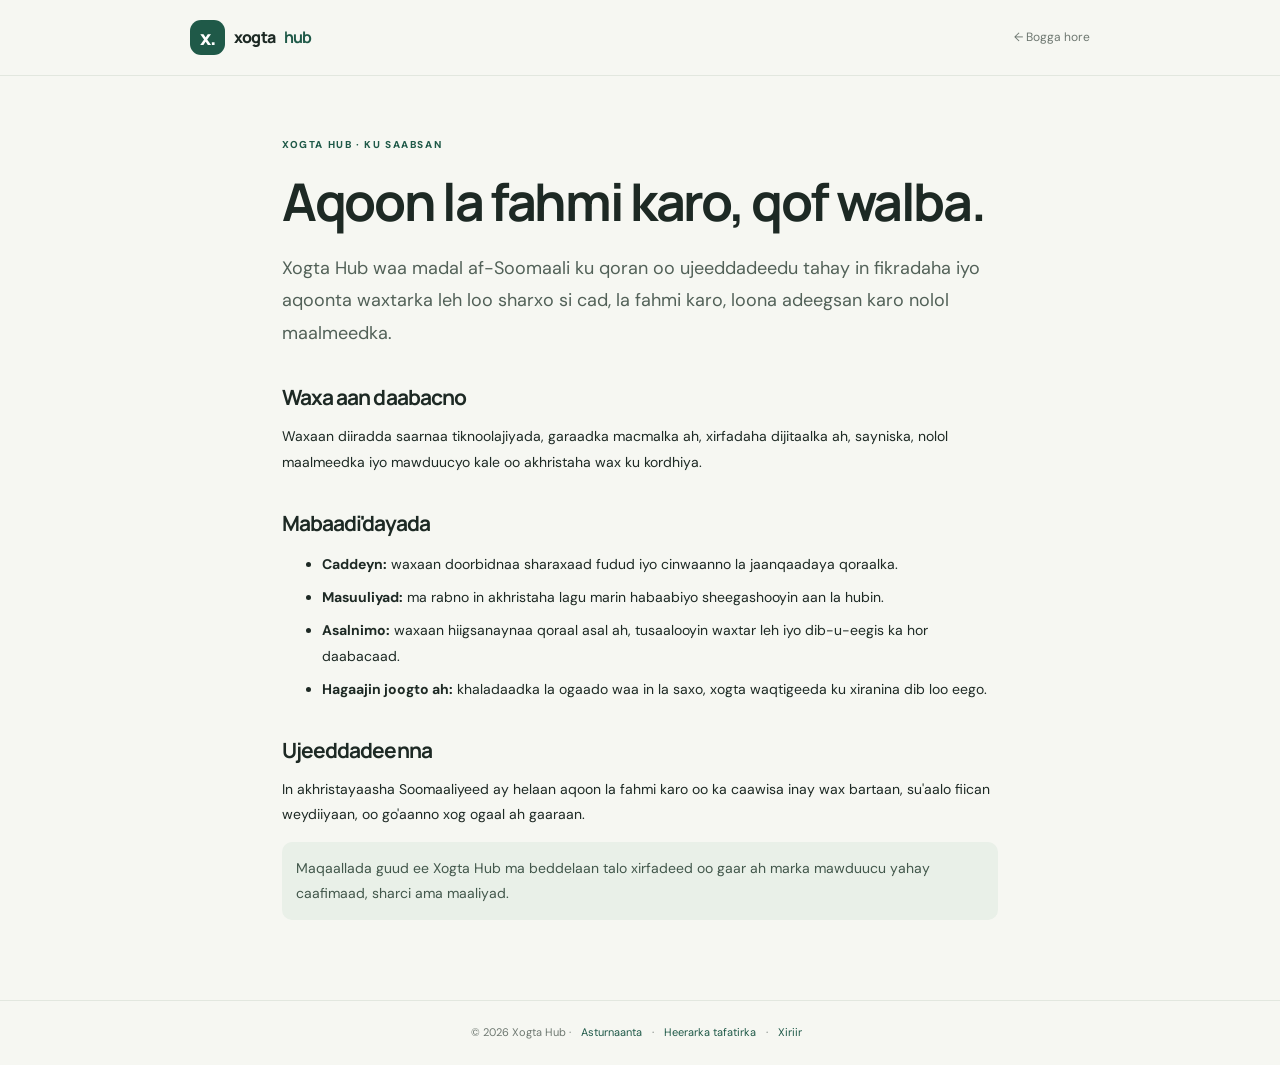
<file: about.html>
<!doctype html><html lang="so"><head><meta charset="utf-8"><meta name="viewport" content="width=device-width,initial-scale=1"><meta name="description" content="Baro ujeeddada Xogta Hub iyo mabaadi'da hagta maqaalladayada."><meta name="robots" content="index,follow"><title>Nagu Saabsan — Xogta Hub</title><link rel="stylesheet" href="legal.css"></head><body><header><a class="brand" href="index.html"><span>x.</span> xogta<strong>hub</strong></a><a href="index.html">← Bogga hore</a></header><main><p class="eyebrow">XOGTA HUB · KU SAABSAN</p><h1>Aqoon la fahmi karo, qof walba.</h1><p class="lead">Xogta Hub waa madal af-Soomaali ku qoran oo ujeeddadeedu tahay in fikradaha iyo aqoonta waxtarka leh loo sharxo si cad, la fahmi karo, loona adeegsan karo nolol maalmeedka.</p><h2>Waxa aan daabacno</h2><p>Waxaan diiradda saarnaa tiknoolajiyada, garaadka macmalka ah, xirfadaha dijitaalka ah, sayniska, nolol maalmeedka iyo mawduucyo kale oo akhristaha wax ku kordhiya.</p><h2>Mabaadi'dayada</h2><ul><li><strong>Caddeyn:</strong> waxaan doorbidnaa sharaxaad fudud iyo cinwaanno la jaanqaadaya qoraalka.</li><li><strong>Masuuliyad:</strong> ma rabno in akhristaha lagu marin habaabiyo sheegashooyin aan la hubin.</li><li><strong>Asalnimo:</strong> waxaan hiigsanaynaa qoraal asal ah, tusaalooyin waxtar leh iyo dib-u-eegis ka hor daabacaad.</li><li><strong>Hagaajin joogto ah:</strong> khaladaadka la ogaado waa in la saxo, xogta waqtigeeda ku xiranina dib loo eego.</li></ul><h2>Ujeeddadeenna</h2><p>In akhristayaasha Soomaaliyeed ay helaan aqoon la fahmi karo oo ka caawisa inay wax bartaan, su'aalo fiican weydiiyaan, oo go'aanno xog ogaal ah gaaraan.</p><p class="note">Maqaallada guud ee Xogta Hub ma beddelaan talo xirfadeed oo gaar ah marka mawduucu yahay caafimaad, sharci ama maaliyad.</p></main><footer>© 2026 Xogta Hub · <a href="privacy.html">Asturnaanta</a> · <a href="editorial.html">Heerarka tafatirka</a> · <a href="contact.html">Xiriir</a></footer></body></html>
</file>
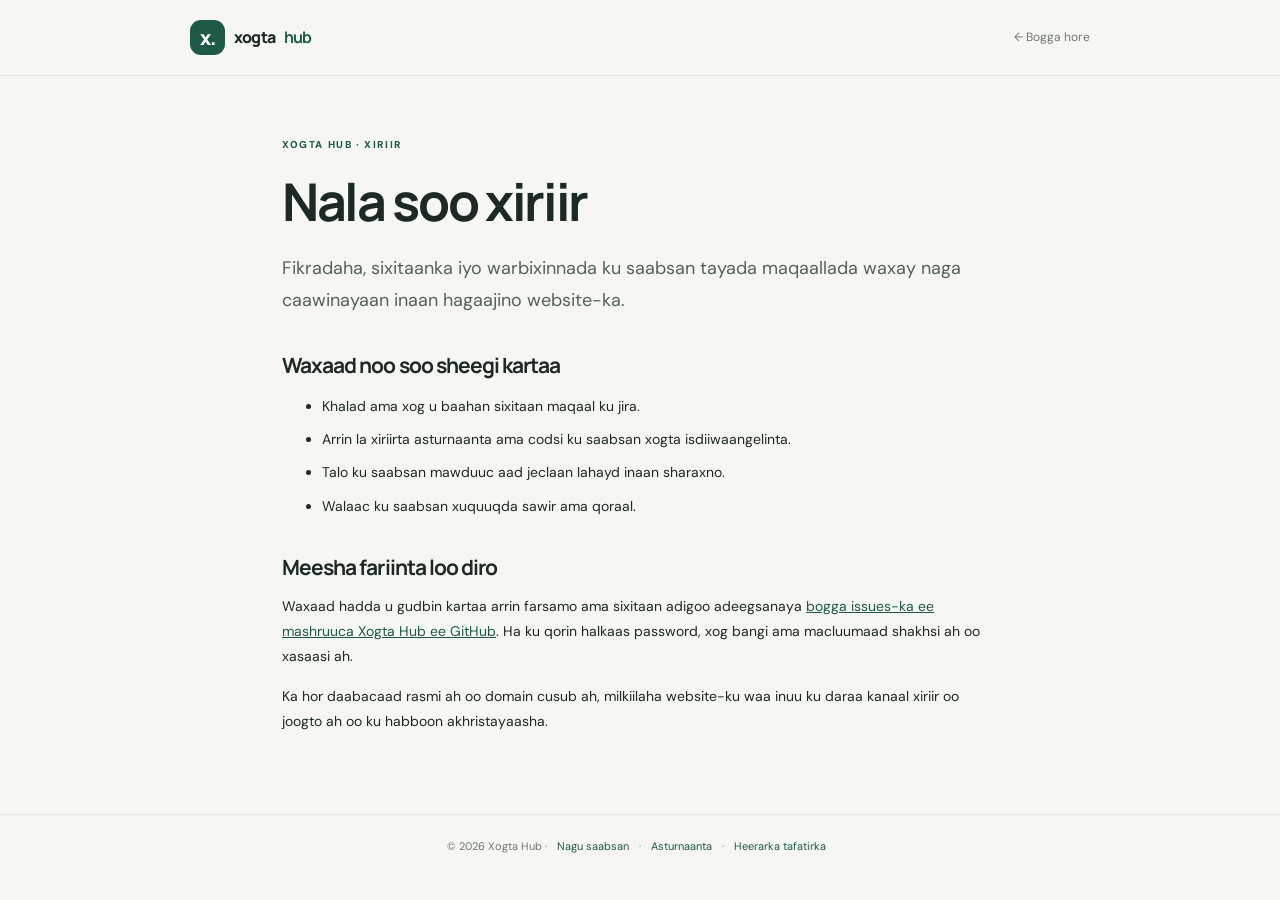
<file: contact.html>
<!doctype html><html lang="so"><head><meta charset="utf-8"><meta name="viewport" content="width=device-width,initial-scale=1"><meta name="description" content="Sida loola xiriiro Xogta Hub si loo soo sheego khalad ama loo diro talo."><meta name="robots" content="index,follow"><title>Xiriir — Xogta Hub</title><link rel="stylesheet" href="legal.css"></head><body><header><a class="brand" href="index.html"><span>x.</span> xogta<strong>hub</strong></a><a href="index.html">← Bogga hore</a></header><main><p class="eyebrow">XOGTA HUB · XIRIIR</p><h1>Nala soo xiriir</h1><p class="lead">Fikradaha, sixitaanka iyo warbixinnada ku saabsan tayada maqaallada waxay naga caawinayaan inaan hagaajino website-ka.</p><h2>Waxaad noo soo sheegi kartaa</h2><ul><li>Khalad ama xog u baahan sixitaan maqaal ku jira.</li><li>Arrin la xiriirta asturnaanta ama codsi ku saabsan xogta isdiiwaangelinta.</li><li>Talo ku saabsan mawduuc aad jeclaan lahayd inaan sharaxno.</li><li>Walaac ku saabsan xuquuqda sawir ama qoraal.</li></ul><h2>Meesha fariinta loo diro</h2><p>Waxaad hadda u gudbin kartaa arrin farsamo ama sixitaan adigoo adeegsanaya <a href="https://github.com/ebeautifulsounds-arch/ebeautifulsounds/issues" rel="noopener noreferrer">bogga issues-ka ee mashruuca Xogta Hub ee GitHub</a>. Ha ku qorin halkaas password, xog bangi ama macluumaad shakhsi ah oo xasaasi ah.</p><p>Ka hor daabacaad rasmi ah oo domain cusub ah, milkiilaha website-ku waa inuu ku daraa kanaal xiriir oo joogto ah oo ku habboon akhristayaasha.</p></main><footer>© 2026 Xogta Hub · <a href="about.html">Nagu saabsan</a> · <a href="privacy.html">Asturnaanta</a> · <a href="editorial.html">Heerarka tafatirka</a></footer></body></html>
</file>
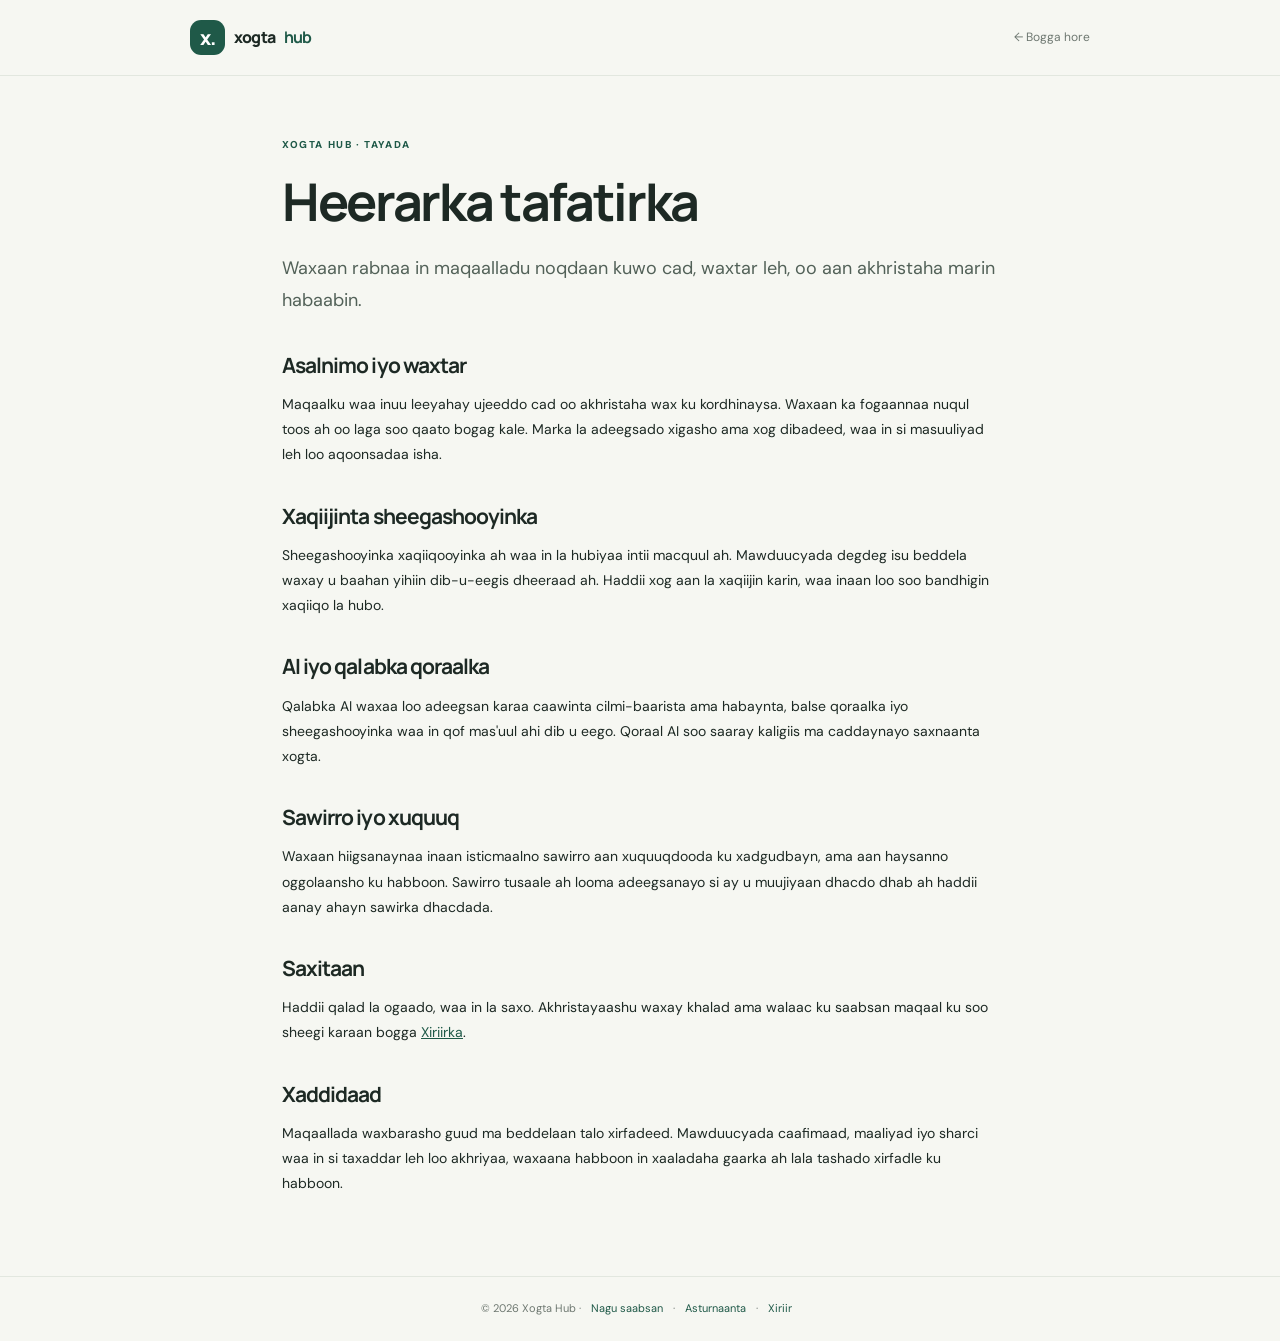
<file: editorial.html>
<!doctype html><html lang="so"><head><meta charset="utf-8"><meta name="viewport" content="width=device-width,initial-scale=1"><meta name="description" content="Heerarka tafatirka, xaqiijinta xogta iyo sixitaanka ee Xogta Hub."><meta name="robots" content="index,follow"><title>Heerarka Tafatirka — Xogta Hub</title><link rel="stylesheet" href="legal.css"></head><body><header><a class="brand" href="index.html"><span>x.</span> xogta<strong>hub</strong></a><a href="index.html">← Bogga hore</a></header><main><p class="eyebrow">XOGTA HUB · TAYADA</p><h1>Heerarka tafatirka</h1><p class="lead">Waxaan rabnaa in maqaalladu noqdaan kuwo cad, waxtar leh, oo aan akhristaha marin habaabin.</p><h2>Asalnimo iyo waxtar</h2><p>Maqaalku waa inuu leeyahay ujeeddo cad oo akhristaha wax ku kordhinaysa. Waxaan ka fogaannaa nuqul toos ah oo laga soo qaato bogag kale. Marka la adeegsado xigasho ama xog dibadeed, waa in si masuuliyad leh loo aqoonsadaa isha.</p><h2>Xaqiijinta sheegashooyinka</h2><p>Sheegashooyinka xaqiiqooyinka ah waa in la hubiyaa intii macquul ah. Mawduucyada degdeg isu beddela waxay u baahan yihiin dib-u-eegis dheeraad ah. Haddii xog aan la xaqiijin karin, waa inaan loo soo bandhigin xaqiiqo la hubo.</p><h2>AI iyo qalabka qoraalka</h2><p>Qalabka AI waxaa loo adeegsan karaa caawinta cilmi-baarista ama habaynta, balse qoraalka iyo sheegashooyinka waa in qof mas'uul ahi dib u eego. Qoraal AI soo saaray kaligiis ma caddaynayo saxnaanta xogta.</p><h2>Sawirro iyo xuquuq</h2><p>Waxaan hiigsanaynaa inaan isticmaalno sawirro aan xuquuqdooda ku xadgudbayn, ama aan haysanno oggolaansho ku habboon. Sawirro tusaale ah looma adeegsanayo si ay u muujiyaan dhacdo dhab ah haddii aanay ahayn sawirka dhacdada.</p><h2>Saxitaan</h2><p>Haddii qalad la ogaado, waa in la saxo. Akhristayaashu waxay khalad ama walaac ku saabsan maqaal ku soo sheegi karaan bogga <a href="contact.html">Xiriirka</a>.</p><h2>Xaddidaad</h2><p>Maqaallada waxbarasho guud ma beddelaan talo xirfadeed. Mawduucyada caafimaad, maaliyad iyo sharci waa in si taxaddar leh loo akhriyaa, waxaana habboon in xaaladaha gaarka ah lala tashado xirfadle ku habboon.</p></main><footer>© 2026 Xogta Hub · <a href="about.html">Nagu saabsan</a> · <a href="privacy.html">Asturnaanta</a> · <a href="contact.html">Xiriir</a></footer></body></html>
</file>
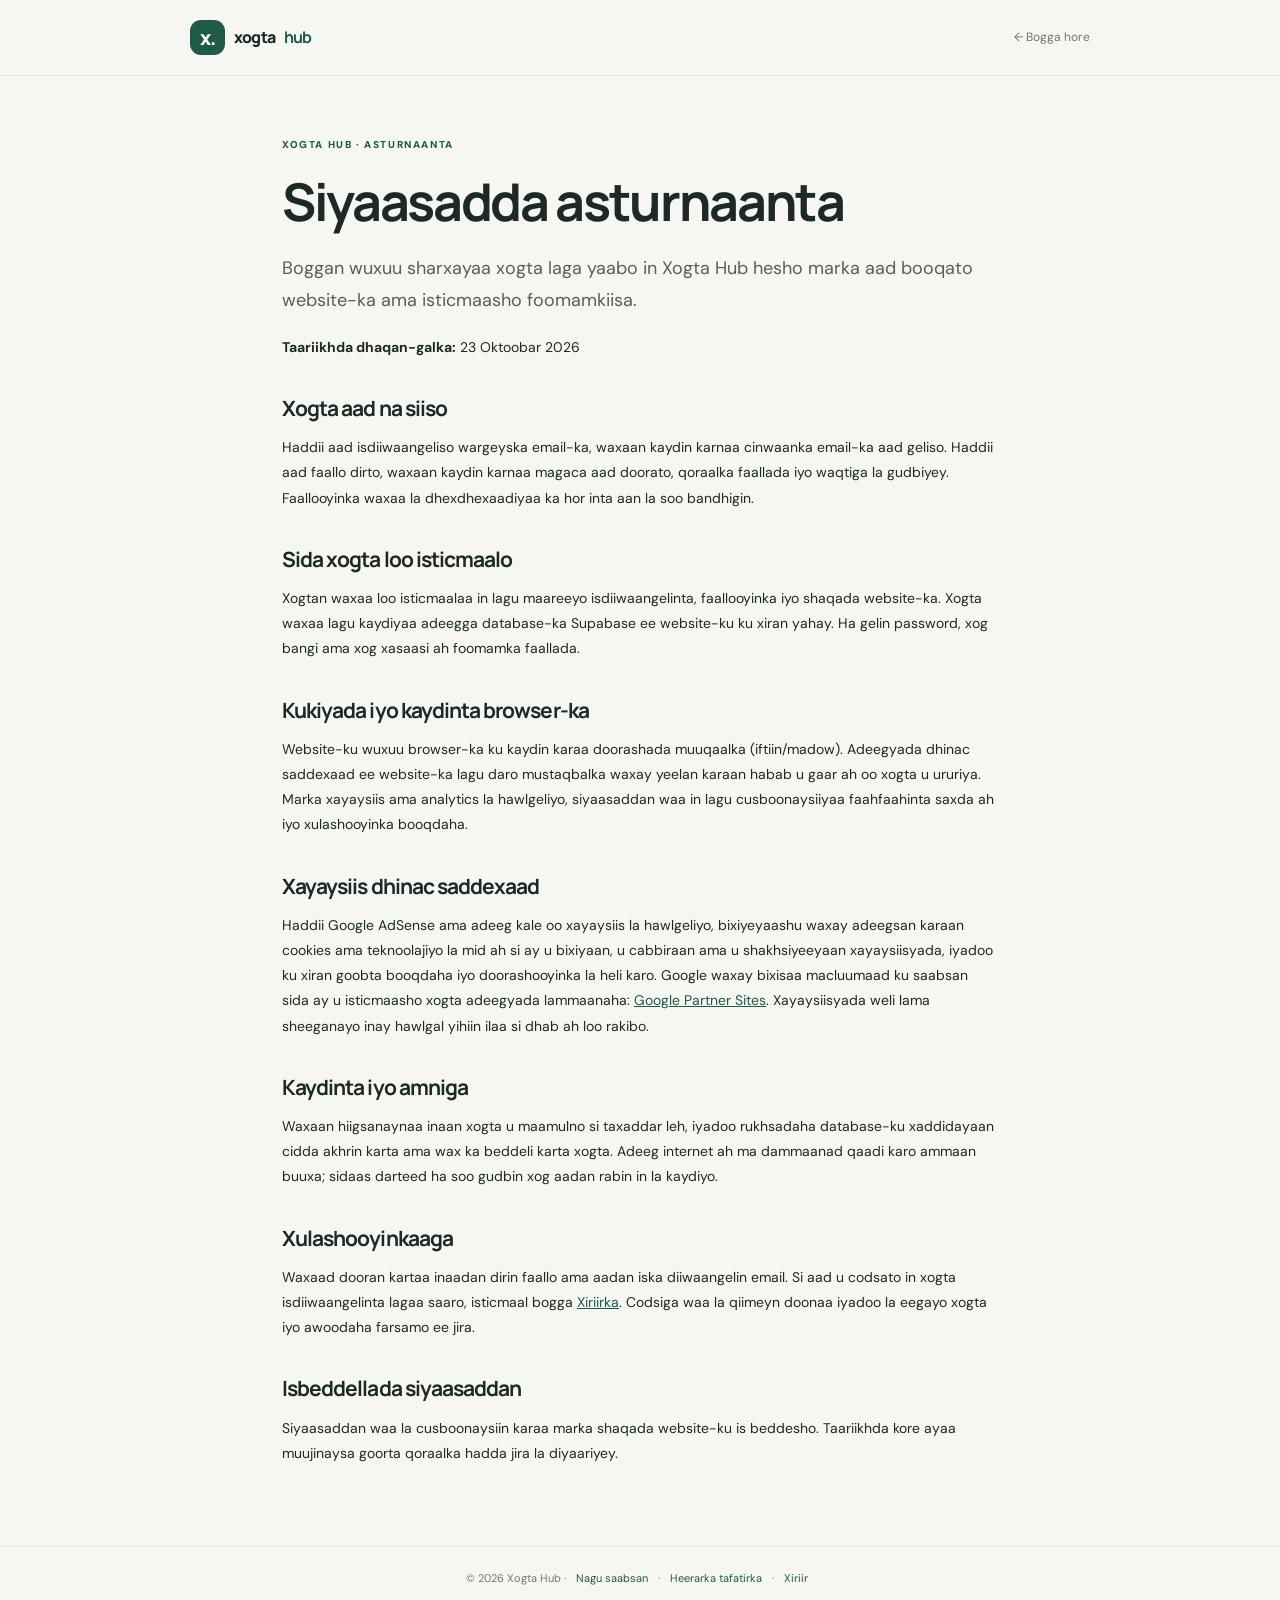
<file: privacy.html>
<!doctype html><html lang="so"><head><meta charset="utf-8"><meta name="viewport" content="width=device-width,initial-scale=1"><meta name="description" content="Siyaasadda asturnaanta ee Xogta Hub iyo sida loo maareeyo xogta booqdayaasha."><meta name="robots" content="index,follow"><title>Siyaasadda Asturnaanta — Xogta Hub</title><link rel="stylesheet" href="legal.css"></head><body><header><a class="brand" href="index.html"><span>x.</span> xogta<strong>hub</strong></a><a href="index.html">← Bogga hore</a></header><main><p class="eyebrow">XOGTA HUB · ASTURNAANTA</p><h1>Siyaasadda asturnaanta</h1><p class="lead">Boggan wuxuu sharxayaa xogta laga yaabo in Xogta Hub hesho marka aad booqato website-ka ama isticmaasho foomamkiisa.</p><p><strong>Taariikhda dhaqan-galka:</strong> 23 Oktoobar 2026</p><h2>Xogta aad na siiso</h2><p>Haddii aad isdiiwaangeliso wargeyska email-ka, waxaan kaydin karnaa cinwaanka email-ka aad geliso. Haddii aad faallo dirto, waxaan kaydin karnaa magaca aad doorato, qoraalka faallada iyo waqtiga la gudbiyey. Faallooyinka waxaa la dhexdhexaadiyaa ka hor inta aan la soo bandhigin.</p><h2>Sida xogta loo isticmaalo</h2><p>Xogtan waxaa loo isticmaalaa in lagu maareeyo isdiiwaangelinta, faallooyinka iyo shaqada website-ka. Xogta waxaa lagu kaydiyaa adeegga database-ka Supabase ee website-ku ku xiran yahay. Ha gelin password, xog bangi ama xog xasaasi ah foomamka faallada.</p><h2>Kukiyada iyo kaydinta browser-ka</h2><p>Website-ku wuxuu browser-ka ku kaydin karaa doorashada muuqaalka (iftiin/madow). Adeegyada dhinac saddexaad ee website-ka lagu daro mustaqbalka waxay yeelan karaan habab u gaar ah oo xogta u ururiya. Marka xayaysiis ama analytics la hawlgeliyo, siyaasaddan waa in lagu cusboonaysiiyaa faahfaahinta saxda ah iyo xulashooyinka booqdaha.</p><h2>Xayaysiis dhinac saddexaad</h2><p>Haddii Google AdSense ama adeeg kale oo xayaysiis la hawlgeliyo, bixiyeyaashu waxay adeegsan karaan cookies ama teknoolajiyo la mid ah si ay u bixiyaan, u cabbiraan ama u shakhsiyeeyaan xayaysiisyada, iyadoo ku xiran goobta booqdaha iyo doorashooyinka la heli karo. Google waxay bixisaa macluumaad ku saabsan sida ay u isticmaasho xogta adeegyada lammaanaha: <a href="https://policies.google.com/technologies/partner-sites" rel="noopener noreferrer">Google Partner Sites</a>. Xayaysiisyada weli lama sheeganayo inay hawlgal yihiin ilaa si dhab ah loo rakibo.</p><h2>Kaydinta iyo amniga</h2><p>Waxaan hiigsanaynaa inaan xogta u maamulno si taxaddar leh, iyadoo rukhsadaha database-ku xaddidayaan cidda akhrin karta ama wax ka beddeli karta xogta. Adeeg internet ah ma dammaanad qaadi karo ammaan buuxa; sidaas darteed ha soo gudbin xog aadan rabin in la kaydiyo.</p><h2>Xulashooyinkaaga</h2><p>Waxaad dooran kartaa inaadan dirin faallo ama aadan iska diiwaangelin email. Si aad u codsato in xogta isdiiwaangelinta lagaa saaro, isticmaal bogga <a href="contact.html">Xiriirka</a>. Codsiga waa la qiimeyn doonaa iyadoo la eegayo xogta iyo awoodaha farsamo ee jira.</p><h2>Isbeddellada siyaasaddan</h2><p>Siyaasaddan waa la cusboonaysiin karaa marka shaqada website-ku is beddesho. Taariikhda kore ayaa muujinaysa goorta qoraalka hadda jira la diyaariyey.</p></main><footer>© 2026 Xogta Hub · <a href="about.html">Nagu saabsan</a> · <a href="editorial.html">Heerarka tafatirka</a> · <a href="contact.html">Xiriir</a></footer></body></html>
</file>
<file: legal.css>
@import url('https://fonts.googleapis.com/css2?family=DM+Sans:wght@400;500;600;700&family=Manrope:wght@500;600;700;800&display=swap');:root{color-scheme:light;--bg:#f6f7f2;--ink:#1d2924;--muted:#6e7871;--line:#e2e7df;--brand:#1f5948;font-family:'DM Sans',system-ui,sans-serif}*{box-sizing:border-box}body{margin:0;background:var(--bg);color:var(--ink);line-height:1.8}header{height:76px;padding:0 max(20px,calc((100% - 900px)/2));display:flex;align-items:center;justify-content:space-between;gap:20px;border-bottom:1px solid var(--line)}header>a:last-child{font-size:12px;color:var(--muted);text-decoration:none}.brand{display:flex;align-items:center;gap:9px;font-family:Manrope,sans-serif;font-weight:800;text-decoration:none;color:var(--ink);letter-spacing:-.05em}.brand span{display:grid;place-items:center;width:35px;height:35px;border-radius:11px;background:var(--brand);color:white;font-size:20px}.brand strong{color:var(--brand)}main{max-width:760px;margin:60px auto 80px;padding:0 22px}.eyebrow{font-size:10px;letter-spacing:.16em;font-weight:800;color:var(--brand)}h1,h2{font-family:Manrope,sans-serif;letter-spacing:-.045em;line-height:1.25}h1{font-size:clamp(34px,6vw,52px);margin:15px 0 18px}h2{font-size:21px;margin:35px 0 10px}.lead{font-size:18px;line-height:1.8;color:#526158}.note{background:#e9f0e8;border-radius:10px;padding:14px;color:#42574b}p,li{font-size:14px}li{margin:8px 0}a{color:var(--brand)}footer{border-top:1px solid var(--line);padding:22px;text-align:center;color:var(--muted);font-size:11px}footer a{margin:0 7px;text-decoration:none}@media(max-width:560px){header{height:66px;padding:0 15px}main{margin:38px auto 55px;padding:0 18px}.lead{font-size:16px}footer{line-height:2}}
</file>
